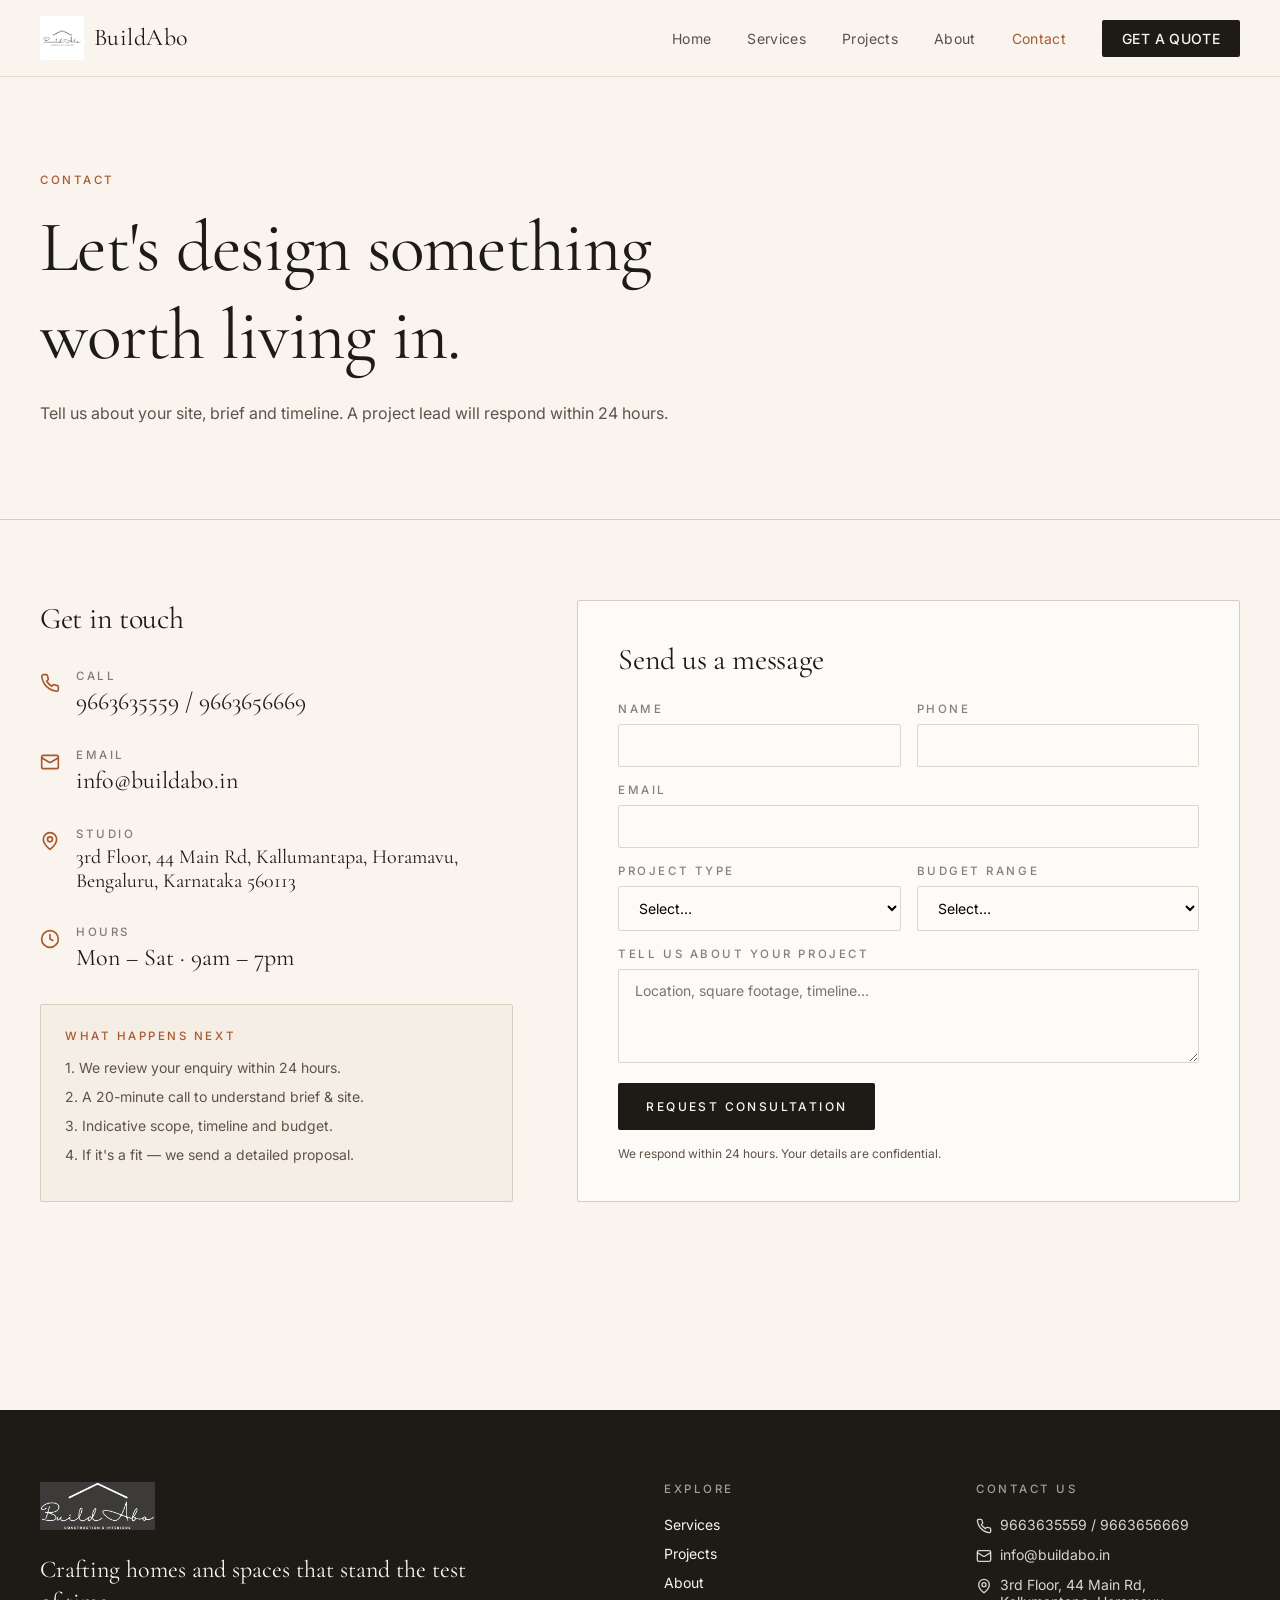
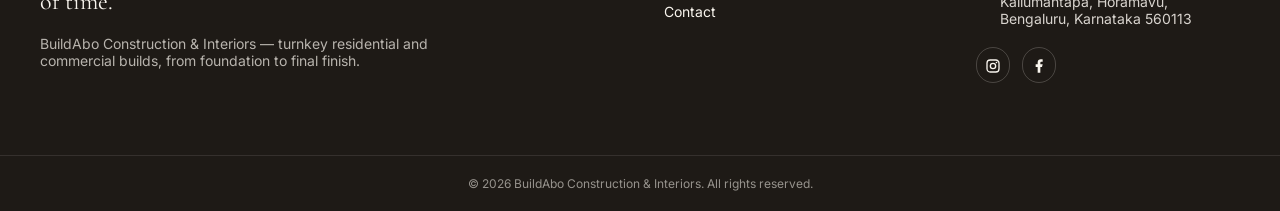
<file: contact.html>
<!DOCTYPE html>
<html lang="en">
  <head>
    <meta charset="UTF-8" />
    <meta name="viewport" content="width=device-width, initial-scale=1.0" />
    <title>Contact BuildAbo — Free Project Consultation</title>
    <meta
      name="description"
      content="Tell us about your build or interior project. Free 20-minute consultation. We respond within 24 hours."
    />
    <link rel="stylesheet" href="styles.css" />
  </head>
  <body>
    <div class="page">
      <div id="site-header"></div>
      <main class="main">
        <section class="page-hero">
          <div class="container">
            <p class="eyebrow">Contact</p>
            <h1>Let's design something worth living in.</h1>
            <p class="lead">
              Tell us about your site, brief and timeline. A project lead will respond within 24 hours.
            </p>
          </div>
        </section>

        <section class="section">
          <div class="container contact-grid">
            <div class="contact-side">
              <h2 style="font-size: 1.875rem">Get in touch</h2>

              <div class="contact-item">
                <svg viewBox="0 0 24 24" fill="none" stroke="currentColor" stroke-width="2"><path d="M22 16.92v3a2 2 0 0 1-2.18 2 19.79 19.79 0 0 1-8.63-3.07 19.5 19.5 0 0 1-6-6 19.79 19.79 0 0 1-3.07-8.67A2 2 0 0 1 4.11 2h3a2 2 0 0 1 2 1.72 12.84 12.84 0 0 0 .7 2.81 2 2 0 0 1-.45 2.11L8.09 9.91a16 16 0 0 0 6 6l1.27-1.27a2 2 0 0 1 2.11-.45 12.84 12.84 0 0 0 2.81.7A2 2 0 0 1 22 16.92z"/></svg>
                <div>
                  <p class="eyebrow" style="color: color-mix(in oklch, var(--foreground) 55%, transparent)">Call</p>
                  <p class="value phone-line">
                    <a href="tel:+919663635559">9663635559</a> / <a href="tel:+919663656669">9663656669</a>
                  </p>
                </div>
              </div>

              <a href="mailto:info@buildabo.in" class="contact-item">
                <svg viewBox="0 0 24 24" fill="none" stroke="currentColor" stroke-width="2"><rect width="20" height="16" x="2" y="4" rx="2"/><path d="m22 7-8.99 5.34a2 2 0 0 1-2.02 0L2 7"/></svg>
                <div>
                  <p class="eyebrow" style="color: color-mix(in oklch, var(--foreground) 55%, transparent)">Email</p>
                  <p class="value">info@buildabo.in</p>
                </div>
              </a>

              <div class="contact-item">
                <svg viewBox="0 0 24 24" fill="none" stroke="currentColor" stroke-width="2"><path d="M20 10c0 4.993-5.539 10.193-7.399 11.799a1 1 0 0 1-1.202 0C9.539 20.193 4 14.993 4 10a8 8 0 0 1 16 0"/><circle cx="12" cy="10" r="3"/></svg>
                <div>
                  <p class="eyebrow" style="color: color-mix(in oklch, var(--foreground) 55%, transparent)">Studio</p>
                  <p class="value" style="font-size: 1.25rem">3rd Floor, 44 Main Rd, Kallumantapa, Horamavu, Bengaluru, Karnataka 560113</p>
                </div>
              </div>

              <div class="contact-item">
                <svg viewBox="0 0 24 24" fill="none" stroke="currentColor" stroke-width="2"><circle cx="12" cy="12" r="10"/><polyline points="12 6 12 12 16 14"/></svg>
                <div>
                  <p class="eyebrow" style="color: color-mix(in oklch, var(--foreground) 55%, transparent)">Hours</p>
                  <p class="value">Mon – Sat · 9am – 7pm</p>
                </div>
              </div>

              <div class="next-box">
                <p class="eyebrow">What happens next</p>
                <ol>
                  <li>1. We review your enquiry within 24 hours.</li>
                  <li>2. A 20-minute call to understand brief & site.</li>
                  <li>3. Indicative scope, timeline and budget.</li>
                  <li>4. If it's a fit — we send a detailed proposal.</li>
                </ol>
              </div>
            </div>

            <div class="form-card">
              <h2 style="font-size: 1.875rem; margin-bottom: 1.5rem">Send us a message</h2>
              <div id="formSuccess" class="form-success hidden">
                <svg viewBox="0 0 24 24" fill="none" stroke="currentColor" stroke-width="2"><path d="M20 6 9 17l-5-5"/></svg>
                <h3>Thank you</h3>
                <p>We've received your enquiry. A project consultant will reach out within 24 hours.</p>
              </div>
              <form id="leadForm" class="lead-form">
                <div class="form-row two">
                  <div class="field"><label class="eyebrow" for="name">Name</label><input id="name" name="name" type="text" required /></div>
                  <div class="field"><label class="eyebrow" for="phone">Phone</label><input id="phone" name="phone" type="tel" required /></div>
                </div>
                <div class="field"><label class="eyebrow" for="email">Email</label><input id="email" name="email" type="email" required /></div>
                <div class="form-row two">
                  <div class="field">
                    <label class="eyebrow" for="projectType">Project type</label>
                    <select id="projectType" name="projectType">
                      <option value="">Select…</option>
                      <option>Residential build</option>
                      <option>Interior design</option>
                      <option>Renovation</option>
                      <option>Commercial fit-out</option>
                      <option>Other</option>
                    </select>
                  </div>
                  <div class="field">
                    <label class="eyebrow" for="budget">Budget range</label>
                    <select id="budget" name="budget">
                      <option value="">Select…</option>
                      <option>Under ₹10L</option>
                      <option>₹10L – ₹50L</option>
                      <option>₹50L – ₹1Cr</option>
                      <option>₹1Cr+</option>
                    </select>
                  </div>
                </div>
                <div class="field">
                  <label class="eyebrow" for="message">Tell us about your project</label>
                  <textarea id="message" name="message" rows="4" placeholder="Location, square footage, timeline…"></textarea>
                </div>
                <button type="submit" class="btn-primary" id="submitBtn" style="padding: 1rem 1.75rem; letter-spacing: 0.2em; align-self: flex-start;">
                  Request Consultation
                </button>
                <p class="form-note">We respond within 24 hours. Your details are confidential.</p>
              </form>
            </div>
          </div>
        </section>
      </main>
      <div id="site-footer"></div>
    </div>
    <script src="site.js"></script>
    <script>
      BuildAbo.renderHeader("site-header");
      BuildAbo.renderFooter("site-footer");
      BuildAbo.bindLeadForm("leadForm", "formSuccess", "submitBtn");
    </script>
  </body>
</html>
</file>
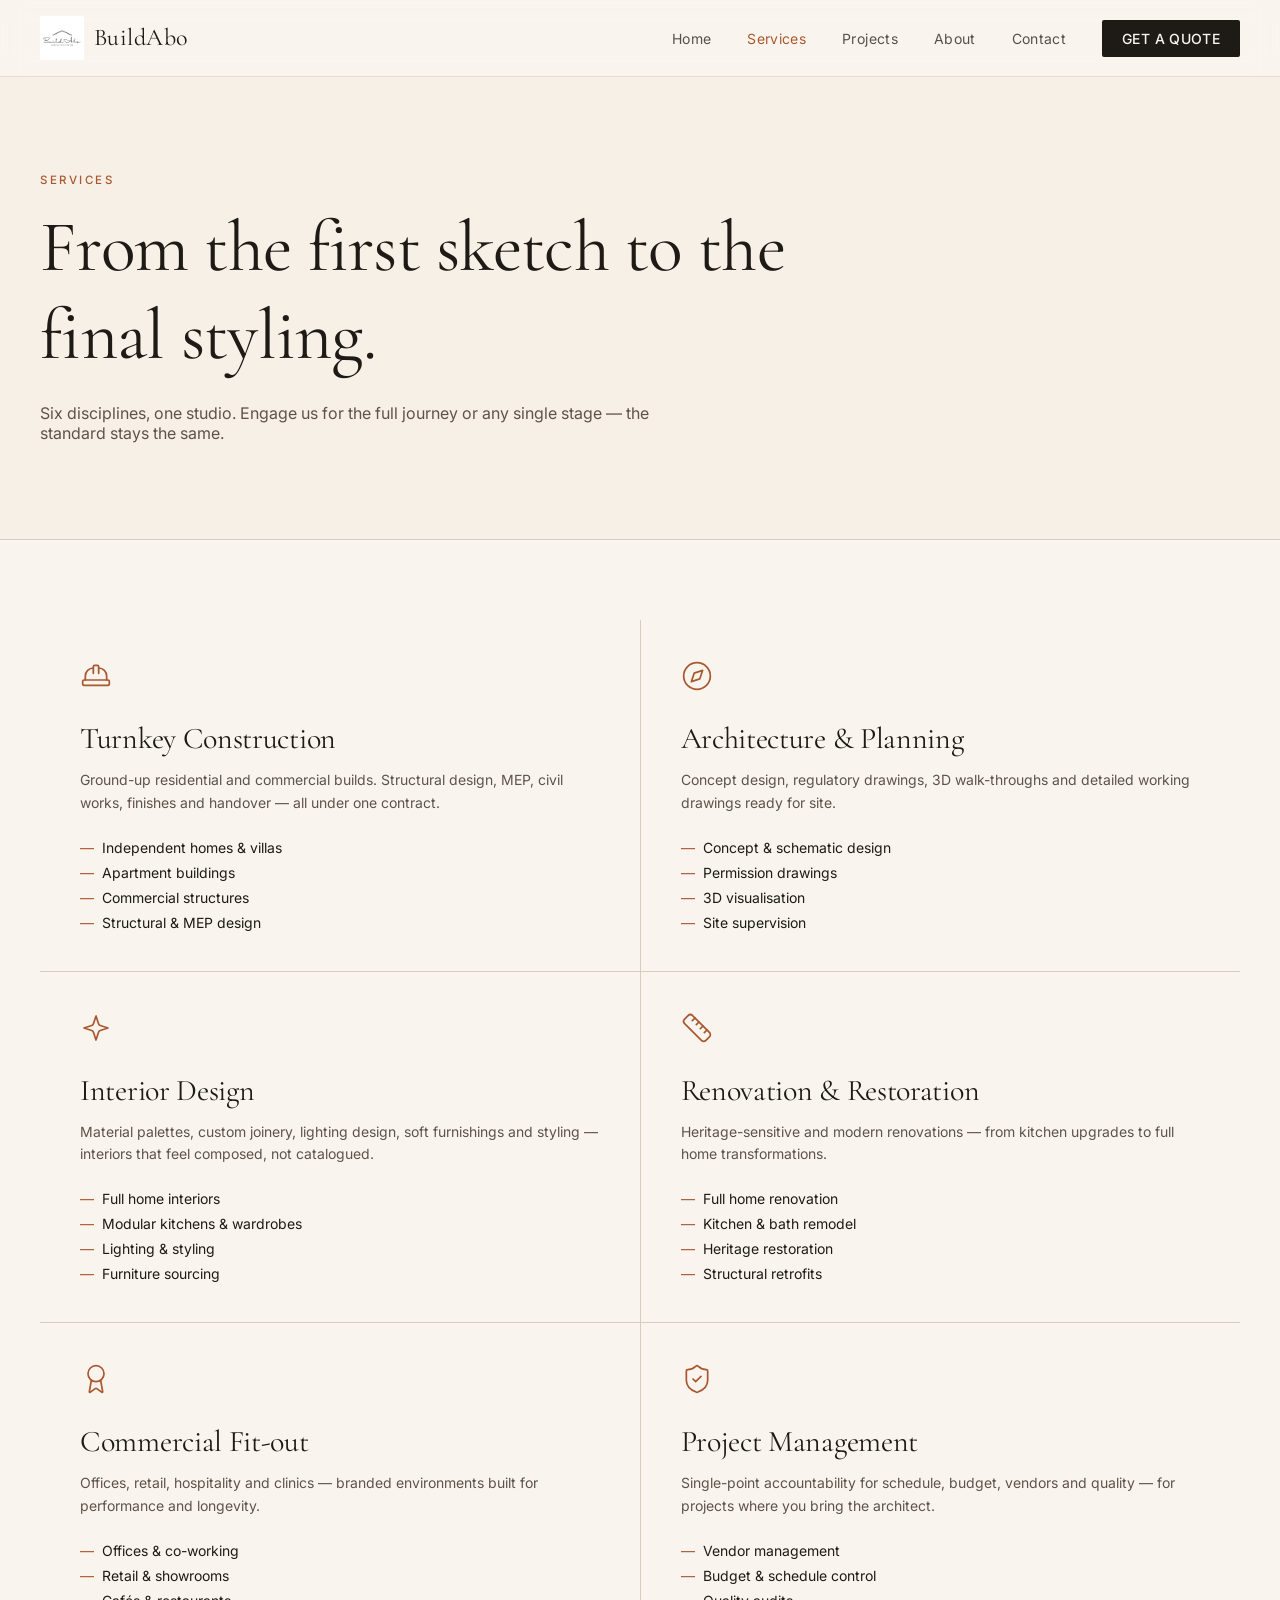
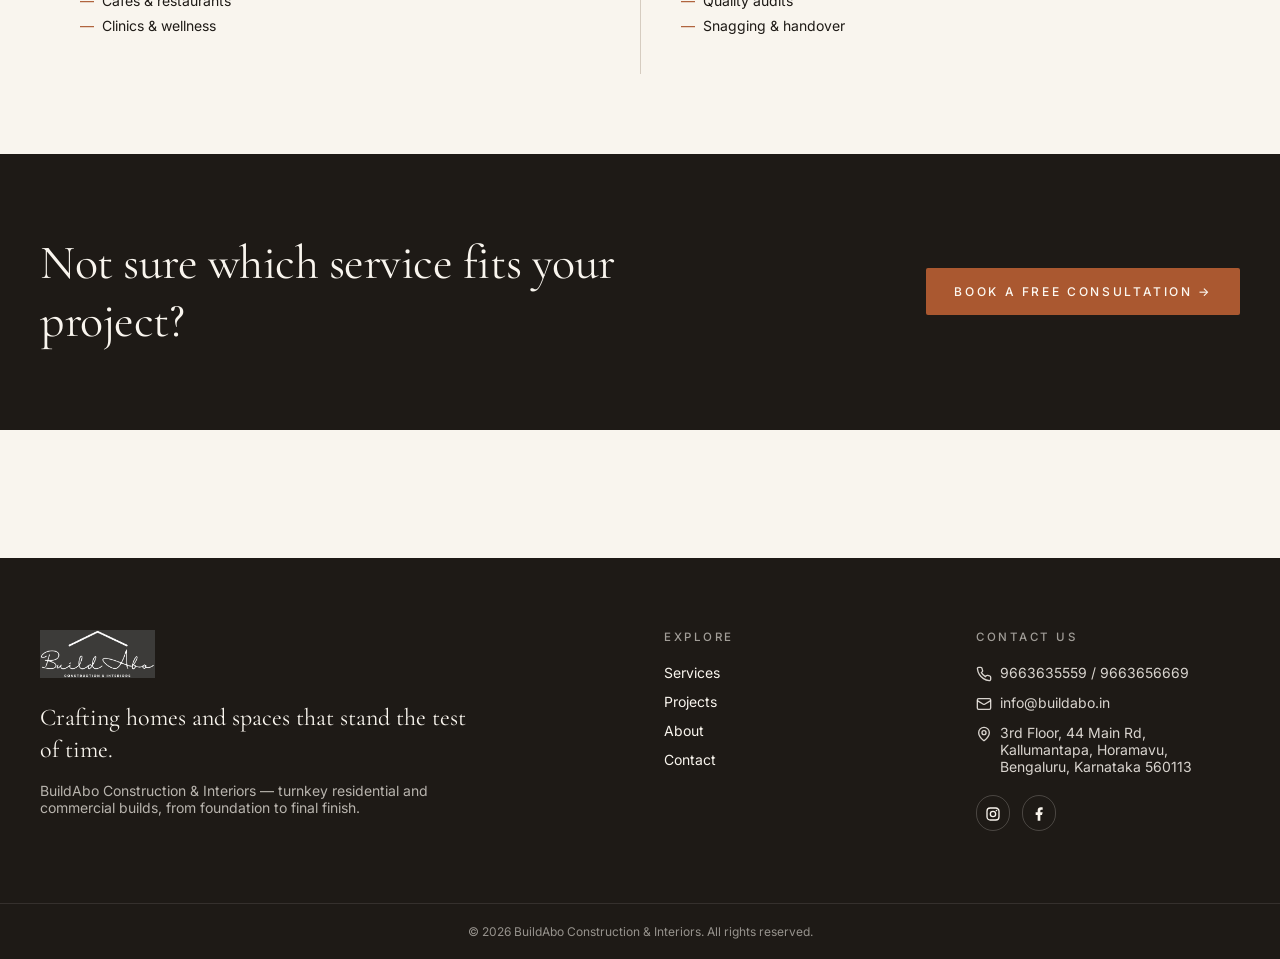
<file: services.html>
<!DOCTYPE html>
<html lang="en">
  <head>
    <meta charset="UTF-8" />
    <meta name="viewport" content="width=device-width, initial-scale=1.0" />
    <title>Services — Construction & Interior Design | BuildAbo</title>
    <meta
      name="description"
      content="Turnkey construction, architecture, interior design, renovation and commercial fit-out services delivered by a single accountable studio."
    />
    <link rel="stylesheet" href="styles.css" />
  </head>
  <body>
    <div class="page">
      <div id="site-header"></div>
      <main class="main">
        <section class="page-hero soft">
          <div class="container">
            <p class="eyebrow">Services</p>
            <h1>From the first sketch to the final styling.</h1>
            <p class="lead">
              Six disciplines, one studio. Engage us for the full journey or any
              single stage — the standard stays the same.
            </p>
          </div>
        </section>

        <section class="section">
          <div class="container">
            <div class="services-detail-grid">
              <article class="service-detail">
                <svg viewBox="0 0 24 24" fill="none" stroke="currentColor" stroke-width="1.3" stroke-linecap="round" stroke-linejoin="round"><path d="M2 18a1 1 0 0 0 1 1h18a1 1 0 0 0 1-1v-2a1 1 0 0 0-1-1H3a1 1 0 0 0-1 1v2z"/><path d="M10 10V5a1 1 0 0 1 1-1h2a1 1 0 0 1 1 1v5"/><path d="M4 15v-3a6 6 0 0 1 6-6h0"/><path d="M14 6h0a6 6 0 0 1 6 6v3"/></svg>
                <h2>Turnkey Construction</h2>
                <p>Ground-up residential and commercial builds. Structural design, MEP, civil works, finishes and handover — all under one contract.</p>
                <ul>
                  <li><span>—</span>Independent homes & villas</li>
                  <li><span>—</span>Apartment buildings</li>
                  <li><span>—</span>Commercial structures</li>
                  <li><span>—</span>Structural & MEP design</li>
                </ul>
              </article>
              <article class="service-detail">
                <svg viewBox="0 0 24 24" fill="none" stroke="currentColor" stroke-width="1.3" stroke-linecap="round" stroke-linejoin="round"><circle cx="12" cy="12" r="10"/><polygon points="16.24 7.76 14.12 14.12 7.76 16.24 9.88 9.88 16.24 7.76"/></svg>
                <h2>Architecture & Planning</h2>
                <p>Concept design, regulatory drawings, 3D walk-throughs and detailed working drawings ready for site.</p>
                <ul>
                  <li><span>—</span>Concept & schematic design</li>
                  <li><span>—</span>Permission drawings</li>
                  <li><span>—</span>3D visualisation</li>
                  <li><span>—</span>Site supervision</li>
                </ul>
              </article>
              <article class="service-detail">
                <svg viewBox="0 0 24 24" fill="none" stroke="currentColor" stroke-width="1.3" stroke-linecap="round" stroke-linejoin="round"><path d="m12 3-1.912 5.813a2 2 0 0 1-1.275 1.275L3 12l5.813 1.912a2 2 0 0 1 1.275 1.275L12 21l1.912-5.813a2 2 0 0 1 1.275-1.275L21 12l-5.813-1.912a2 2 0 0 1-1.275-1.275L12 3Z"/></svg>
                <h2>Interior Design</h2>
                <p>Material palettes, custom joinery, lighting design, soft furnishings and styling — interiors that feel composed, not catalogued.</p>
                <ul>
                  <li><span>—</span>Full home interiors</li>
                  <li><span>—</span>Modular kitchens & wardrobes</li>
                  <li><span>—</span>Lighting & styling</li>
                  <li><span>—</span>Furniture sourcing</li>
                </ul>
              </article>
              <article class="service-detail">
                <svg viewBox="0 0 24 24" fill="none" stroke="currentColor" stroke-width="1.3" stroke-linecap="round" stroke-linejoin="round"><path d="M21.3 15.3a2.4 2.4 0 0 1 0 3.4l-2.6 2.6a2.4 2.4 0 0 1-3.4 0L2.7 8.7a2.41 2.41 0 0 1 0-3.4l2.6-2.6a2.41 2.41 0 0 1 3.4 0Z"/><path d="m14.5 12.5 2-2"/><path d="m11.5 9.5 2-2"/><path d="m8.5 6.5 2-2"/><path d="m17.5 15.5 2-2"/></svg>
                <h2>Renovation & Restoration</h2>
                <p>Heritage-sensitive and modern renovations — from kitchen upgrades to full home transformations.</p>
                <ul>
                  <li><span>—</span>Full home renovation</li>
                  <li><span>—</span>Kitchen & bath remodel</li>
                  <li><span>—</span>Heritage restoration</li>
                  <li><span>—</span>Structural retrofits</li>
                </ul>
              </article>
              <article class="service-detail">
                <svg viewBox="0 0 24 24" fill="none" stroke="currentColor" stroke-width="1.3" stroke-linecap="round" stroke-linejoin="round"><path d="m15.477 12.89 1.515 8.526a.5.5 0 0 1-.81.47l-3.58-2.687a1 1 0 0 0-1.197 0l-3.586 2.686a.5.5 0 0 1-.81-.469l1.514-8.526"/><circle cx="12" cy="8" r="6"/></svg>
                <h2>Commercial Fit-out</h2>
                <p>Offices, retail, hospitality and clinics — branded environments built for performance and longevity.</p>
                <ul>
                  <li><span>—</span>Offices & co-working</li>
                  <li><span>—</span>Retail & showrooms</li>
                  <li><span>—</span>Cafés & restaurants</li>
                  <li><span>—</span>Clinics & wellness</li>
                </ul>
              </article>
              <article class="service-detail">
                <svg viewBox="0 0 24 24" fill="none" stroke="currentColor" stroke-width="1.3" stroke-linecap="round" stroke-linejoin="round"><path d="M20 13c0 5-3.5 7.5-7.66 8.95a1 1 0 0 1-.67-.01C7.5 20.5 4 18 4 13V6a1 1 0 0 1 1-1c2 0 4.5-1.2 6.24-2.72a1.17 1.17 0 0 1 1.52 0C14.51 3.81 17 5 19 5a1 1 0 0 1 1 1z"/><path d="m9 12 2 2 4-4"/></svg>
                <h2>Project Management</h2>
                <p>Single-point accountability for schedule, budget, vendors and quality — for projects where you bring the architect.</p>
                <ul>
                  <li><span>—</span>Vendor management</li>
                  <li><span>—</span>Budget & schedule control</li>
                  <li><span>—</span>Quality audits</li>
                  <li><span>—</span>Snagging & handover</li>
                </ul>
              </article>
            </div>
          </div>
        </section>

        <section class="band-cta">
          <div class="container band-cta-inner">
            <h2>Not sure which service fits your project?</h2>
            <a href="contact.html" class="btn-accent">Book a free consultation →</a>
          </div>
        </section>
      </main>
      <div id="site-footer"></div>
    </div>
    <script src="site.js"></script>
    <script>
      BuildAbo.renderHeader("site-header");
      BuildAbo.renderFooter("site-footer");
    </script>
  </body>
</html>
</file>
<file: styles.css>
@import url("https://fonts.googleapis.com/css2?family=Cormorant+Garamond:ital,wght@0,300;0,400;0,500;0,600;0,700;1,400&family=Inter:wght@300;400;500;600;700&display=swap");

:root {
  --font-display: "Cormorant Garamond", serif;
  --font-sans: "Inter", system-ui, sans-serif;
  --radius-sm: 2px;

  --background: oklch(0.97 0.01 80);
  --foreground: oklch(0.22 0.01 60);
  --card: oklch(0.99 0.005 80);
  --primary: oklch(0.22 0.01 60);
  --primary-foreground: oklch(0.97 0.01 80);
  --secondary: oklch(0.92 0.02 75);
  --muted-foreground: oklch(0.45 0.02 60);
  --accent: oklch(0.55 0.12 45);
  --accent-foreground: oklch(0.98 0.01 80);
  --border: oklch(0.85 0.02 70);
  --input: oklch(0.88 0.015 70);
  --ink: oklch(0.22 0.01 60);
}

*,
*::before,
*::after {
  box-sizing: border-box;
  border-color: var(--border);
}

html {
  scroll-behavior: smooth;
}

body {
  margin: 0;
  background: var(--background);
  color: var(--foreground);
  font-family: var(--font-sans);
  -webkit-font-smoothing: antialiased;
}

img {
  max-width: 100%;
  display: block;
}

a {
  color: inherit;
  text-decoration: none;
}

h1,
h2,
h3,
h4 {
  font-family: var(--font-display);
  font-weight: 400;
  letter-spacing: -0.01em;
  margin: 0;
}

p {
  margin: 0;
}

ul {
  margin: 0;
  padding: 0;
  list-style: none;
}

button,
input,
select,
textarea {
  font: inherit;
}

.page {
  display: flex;
  min-height: 100vh;
  flex-direction: column;
  background: var(--background);
}

.main {
  flex: 1;
}

.container {
  width: 100%;
  max-width: 80rem;
  margin-inline: auto;
  padding-inline: 1.5rem;
}

@media (min-width: 1024px) {
  .container {
    padding-inline: 2.5rem;
  }
}

.eyebrow {
  font-family: var(--font-sans);
  text-transform: uppercase;
  letter-spacing: 0.22em;
  font-size: 0.72rem;
  font-weight: 500;
  color: var(--accent);
  margin: 0;
}

/* Header */
.site-header {
  position: sticky;
  top: 0;
  z-index: 50;
  border-bottom: 1px solid color-mix(in oklch, var(--border) 60%, transparent);
  background: color-mix(in oklch, var(--background) 85%, transparent);
  backdrop-filter: blur(12px);
}

.header-inner {
  display: flex;
  align-items: center;
  justify-content: space-between;
  padding-block: 1rem;
}

.brand {
  display: flex;
  align-items: center;
  gap: 0.625rem;
}

.brand-mark-wrap {
  flex-shrink: 0;
  display: grid;
  place-items: center;
  width: 2.75rem;
  height: 2.75rem;
  background: #fff;
  border-radius: var(--radius-sm);
  overflow: hidden;
  padding: 0.2rem;
}

.brand-mark-img {
  width: 100%;
  height: 100%;
  object-fit: contain;
  display: block;
}

.brand-name {
  font-family: var(--font-display);
  font-size: clamp(1.25rem, 4vw, 1.5rem);
  letter-spacing: 0.02em;
  color: var(--foreground);
  line-height: 1;
  white-space: nowrap;
}

.nav-desktop {
  display: none;
  align-items: center;
  gap: 2.25rem;
}

.nav-desktop a {
  font-size: 0.875rem;
  letter-spacing: 0.025em;
  color: color-mix(in oklch, var(--foreground) 75%, transparent);
  transition: color 0.2s;
}

.nav-desktop a:hover {
  color: var(--accent);
}

.btn-primary {
  display: inline-flex;
  align-items: center;
  justify-content: center;
  gap: 0.75rem;
  border: 0;
  border-radius: var(--radius-sm);
  background: var(--primary);
  color: var(--primary-foreground) !important;
  padding: 0.625rem 1.25rem;
  font-size: 0.75rem;
  font-weight: 500;
  text-transform: uppercase;
  letter-spacing: 0.18em;
  cursor: pointer;
  transition: background 0.2s, color 0.2s;
}

.btn-primary:hover {
  background: var(--accent);
  color: var(--accent-foreground) !important;
}

.nav-desktop a.btn-primary {
  color: var(--primary-foreground);
}

.nav-desktop a.btn-primary:hover {
  color: var(--accent-foreground);
}

.btn-accent {
  display: inline-flex;
  align-items: center;
  gap: 0.75rem;
  border: 0;
  border-radius: var(--radius-sm);
  background: var(--accent);
  color: var(--accent-foreground);
  padding: 1rem 1.75rem;
  font-size: 0.75rem;
  font-weight: 500;
  text-transform: uppercase;
  letter-spacing: 0.22em;
  cursor: pointer;
  transition: background 0.2s, color 0.2s, transform 0.2s;
}

.btn-accent:hover {
  background: var(--background);
  color: var(--ink);
}

.btn-accent:hover .icon-arrow {
  transform: translateX(4px);
}

.menu-toggle {
  display: inline-flex;
  background: none;
  border: 0;
  padding: 0.25rem;
  cursor: pointer;
  color: var(--foreground);
}

.mobile-nav {
  display: none;
  border-top: 1px solid var(--border);
  background: var(--background);
}

.mobile-nav.open {
  display: block;
}

.mobile-nav-inner {
  display: flex;
  flex-direction: column;
  gap: 0.5rem;
  padding: 1rem 1.5rem;
}

.mobile-nav a {
  padding-block: 0.5rem;
  font-size: 0.875rem;
}

.mobile-nav .btn-primary {
  margin-top: 0.5rem;
  padding: 0.75rem 1.25rem;
  text-align: center;
}

@media (min-width: 768px) {
  .nav-desktop {
    display: flex;
  }

  .menu-toggle {
    display: none;
  }

  .mobile-nav,
  .mobile-nav.open {
    display: none;
  }
}

/* Hero */
.hero {
  position: relative;
  isolation: isolate;
  overflow: hidden;
}

.hero-img {
  position: absolute;
  inset: 0;
  width: 100%;
  height: 100%;
  object-fit: cover;
}

.hero-overlay {
  position: absolute;
  inset: 0;
  background: linear-gradient(
    to bottom,
    color-mix(in oklch, var(--ink) 55%, transparent),
    color-mix(in oklch, var(--ink) 40%, transparent),
    color-mix(in oklch, var(--ink) 85%, transparent)
  );
}

.hero-content {
  position: relative;
  display: flex;
  min-height: 88vh;
  flex-direction: column;
  justify-content: flex-end;
  padding-top: 10rem;
  padding-bottom: 5rem;
}

.hero .eyebrow {
  color: color-mix(in oklch, var(--primary-foreground) 80%, transparent);
}

.hero h1 {
  margin-top: 1.5rem;
  max-width: 56rem;
  font-size: clamp(3rem, 8vw, 6rem);
  line-height: 1.05;
  color: var(--primary-foreground);
}

.hero h1 em {
  font-style: italic;
  color: var(--accent);
}

.hero-lead {
  margin-top: 1.5rem;
  max-width: 36rem;
  font-size: clamp(1rem, 2vw, 1.125rem);
  color: color-mix(in oklch, var(--primary-foreground) 85%, transparent);
}

.hero-actions {
  margin-top: 2.5rem;
  display: flex;
  flex-wrap: wrap;
  align-items: center;
  gap: 1rem;
}

.link-ghost {
  font-size: 0.75rem;
  text-transform: uppercase;
  letter-spacing: 0.22em;
  color: color-mix(in oklch, var(--primary-foreground) 80%, transparent);
  text-underline-offset: 4px;
}

.link-ghost:hover {
  color: var(--accent);
  text-decoration: underline;
}

.icon-arrow {
  width: 1rem;
  height: 1rem;
  transition: transform 0.2s;
}

/* Trust */
.trust {
  border-block: 1px solid var(--border);
  background: color-mix(in oklch, var(--secondary) 40%, transparent);
}

.trust-grid {
  display: grid;
  grid-template-columns: repeat(2, 1fr);
  gap: 2rem 0;
  padding-block: 3.5rem;
}

.trust-item {
  text-align: center;
}

.trust-value {
  font-family: var(--font-display);
  font-size: clamp(2.25rem, 4vw, 3rem);
}

.trust-label {
  margin-top: 0.5rem;
  font-size: 0.75rem;
  text-transform: uppercase;
  letter-spacing: 0.18em;
  color: var(--muted-foreground);
}

@media (min-width: 768px) {
  .trust-grid {
    grid-template-columns: repeat(4, 1fr);
  }
}

/* Sections shared */
.section {
  padding-block: 5rem;
}

.section-head {
  display: flex;
  flex-direction: column;
  align-items: flex-start;
  justify-content: space-between;
  gap: 1.5rem;
}

.section-head h2 {
  margin-top: 0.75rem;
  font-size: clamp(2.25rem, 4vw, 3rem);
}

.link-accent {
  font-size: 0.75rem;
  text-transform: uppercase;
  letter-spacing: 0.22em;
  color: var(--accent);
}

.link-accent:hover {
  text-decoration: underline;
}

@media (min-width: 768px) {
  .section-head {
    flex-direction: row;
    align-items: flex-end;
  }
}

/* Services */
.services-grid {
  margin-top: 4rem;
  display: grid;
  gap: 1px;
  overflow: hidden;
  border-radius: var(--radius-sm);
  background: var(--border);
}

.service-card {
  background: var(--background);
  padding: 2rem;
  transition: background 0.2s;
}

.service-card:hover {
  background: var(--card);
}

.service-card svg {
  width: 1.75rem;
  height: 1.75rem;
  color: var(--accent);
  stroke-width: 1.4;
}

.service-card h3 {
  margin-top: 1.25rem;
  font-size: 1.5rem;
}

.service-card p {
  margin-top: 0.75rem;
  font-size: 0.875rem;
  line-height: 1.625;
  color: var(--muted-foreground);
}

@media (min-width: 768px) {
  .services-grid {
    grid-template-columns: repeat(2, 1fr);
  }
}

@media (min-width: 1024px) {
  .services-grid {
    grid-template-columns: repeat(3, 1fr);
  }
}

/* Projects */
.projects {
  background: color-mix(in oklch, var(--secondary) 30%, transparent);
  padding-block: 4.5rem;
}

.projects-track-wrap {
  position: relative;
  margin-top: 4rem;
}

.projects-track {
  display: flex;
  gap: 1.875rem;
  overflow-x: auto;
  scroll-snap-type: x mandatory;
  scrollbar-width: none;
  -webkit-overflow-scrolling: touch;
}

.projects-track::-webkit-scrollbar {
  display: none;
}

.project-card {
  position: relative;
  flex: 0 0 100%;
  overflow: hidden;
  border-radius: var(--radius-sm);
  scroll-snap-align: start;
}

.project-card img {
  width: 100%;
  height: 23rem;
  object-fit: cover;
  transition: transform 0.7s;
}

.project-card:hover img {
  transform: scale(1.05);
}

.project-card-overlay {
  position: absolute;
  inset: 0;
  background: linear-gradient(
    to top,
    color-mix(in oklch, var(--ink) 80%, transparent),
    transparent
  );
}

.project-card-meta {
  position: absolute;
  inset: auto 0 0 0;
  padding: 1.75rem;
}

.project-card-meta .cat {
  font-size: 0.75rem;
  text-transform: uppercase;
  letter-spacing: 0.22em;
  color: var(--accent);
}

.project-card-meta h3 {
  margin-top: 0.5rem;
  font-size: 1.875rem;
  color: var(--primary-foreground);
}

.project-card-meta p {
  font-size: 0.875rem;
  color: color-mix(in oklch, var(--primary-foreground) 75%, transparent);
}

.carousel-nav {
  display: flex;
  justify-content: flex-end;
  gap: 0.5rem;
  margin-top: 1.5rem;
}

.carousel-btn {
  width: 2.5rem;
  height: 2.5rem;
  border: 1px solid var(--border);
  border-radius: var(--radius-sm);
  background: var(--background);
  cursor: pointer;
  color: var(--foreground);
}

.carousel-btn:hover {
  border-color: var(--accent);
  color: var(--accent);
}

@media (min-width: 768px) {
  .project-card {
    flex-basis: calc(50% - 0.9375rem);
  }

  .project-card img {
    height: 28.125rem;
  }
}

/* Process */
.process-grid {
  display: grid;
  gap: 4rem;
}

.process-copy h2 {
  margin-top: 0.75rem;
  font-size: clamp(2.25rem, 4vw, 3rem);
}

.process-copy p {
  margin-top: 1.5rem;
  max-width: 28rem;
  font-size: 0.875rem;
  line-height: 1.625;
  color: var(--muted-foreground);
}

.process-steps {
  display: grid;
  gap: 1px;
  background: var(--border);
}

.process-step {
  background: var(--background);
  padding: 2rem;
}

.process-step .n {
  font-family: var(--font-display);
  font-size: 3rem;
  color: var(--accent);
}

.process-step h3 {
  margin-top: 1rem;
  font-size: 1.5rem;
}

.process-step p {
  margin-top: 0.5rem;
  font-size: 0.875rem;
  color: var(--muted-foreground);
}

@media (min-width: 640px) {
  .process-steps {
    grid-template-columns: repeat(2, 1fr);
  }
}

@media (min-width: 1024px) {
  .process-grid {
    grid-template-columns: 1fr 2fr;
  }
}

/* Testimonials */
.testimonials {
  background: var(--primary);
  color: var(--primary-foreground);
  padding-block: 5rem;
}

.testimonials .eyebrow {
  color: var(--accent);
}

.testimonials h2 {
  margin-top: 0.75rem;
  max-width: 48rem;
  font-size: clamp(2.25rem, 4vw, 3rem);
}

.testimonials-track {
  margin-top: 4rem;
  display: flex;
  gap: 2.5rem;
  overflow-x: auto;
  scroll-snap-type: x mandatory;
  scrollbar-width: none;
}

.testimonials-track::-webkit-scrollbar {
  display: none;
}

.testimonial {
  flex: 0 0 100%;
  border-left: 1px solid color-mix(in oklch, var(--accent) 40%, transparent);
  padding-left: 1.5rem;
  scroll-snap-align: start;
}

.testimonial blockquote {
  margin: 0;
  font-family: var(--font-display);
  font-size: 1.25rem;
  line-height: 1.35;
}

.testimonial figcaption {
  margin-top: 1.25rem;
  font-size: 0.75rem;
  text-transform: uppercase;
  letter-spacing: 0.2em;
  color: color-mix(in oklch, var(--primary-foreground) 70%, transparent);
}

.testimonial figcaption span {
  color: color-mix(in oklch, var(--primary-foreground) 50%, transparent);
}

@media (min-width: 768px) {
  .testimonial {
    flex-basis: calc(50% - 1.25rem);
  }
}

@media (min-width: 1024px) {
  .testimonial {
    flex-basis: calc(33.333% - 1.667rem);
  }
}

/* CTA / Form */
.cta-grid {
  display: grid;
  gap: 3rem;
}

.cta-copy h2 {
  margin-top: 0.75rem;
  font-size: clamp(3rem, 5vw, 3.75rem);
}

.cta-copy > p {
  margin-top: 1.5rem;
  max-width: 28rem;
  font-size: 0.875rem;
  line-height: 1.625;
  color: var(--muted-foreground);
}

.cta-contacts {
  margin-top: 2rem;
  display: flex;
  flex-direction: column;
  gap: 0.75rem;
  font-size: 0.875rem;
}

.cta-contacts a:hover {
  color: var(--accent);
}

.phone-line {
  margin: 0;
  white-space: nowrap;
}

.phone-line a:hover {
  color: var(--accent);
}

.form-card {
  border: 1px solid var(--border);
  border-radius: var(--radius-sm);
  background: var(--card);
  padding: 2rem;
}

.lead-form {
  display: flex;
  flex-direction: column;
  gap: 1rem;
}

.form-row {
  display: grid;
  gap: 1rem;
}

.field label {
  display: block;
  color: color-mix(in oklch, var(--foreground) 55%, transparent);
}

.field input,
.field select,
.field textarea {
  margin-top: 0.5rem;
  width: 100%;
  border: 1px solid var(--input);
  border-radius: var(--radius-sm);
  background: var(--card);
  padding: 0.75rem 1rem;
  font-size: 0.875rem;
  outline: none;
  transition: border-color 0.2s;
}

.field input:focus,
.field select:focus,
.field textarea:focus {
  border-color: var(--accent);
}

.form-note {
  font-size: 0.75rem;
  color: var(--muted-foreground);
}

.form-success {
  border: 1px solid color-mix(in oklch, var(--accent) 30%, transparent);
  background: color-mix(in oklch, var(--accent) 5%, transparent);
  border-radius: var(--radius-sm);
  padding: 2rem;
  text-align: center;
}

.form-success svg {
  margin-inline: auto;
  width: 2.5rem;
  height: 2.5rem;
  color: var(--accent);
}

.form-success h3 {
  margin-top: 1rem;
  font-size: 1.5rem;
}

.form-success p {
  margin-top: 0.5rem;
  font-size: 0.875rem;
  color: var(--muted-foreground);
}

.hidden {
  display: none !important;
}

@media (min-width: 768px) {
  .form-row.two {
    grid-template-columns: repeat(2, 1fr);
  }

  .form-card {
    padding: 2.5rem;
  }
}

@media (min-width: 1024px) {
  .cta-grid {
    grid-template-columns: 1fr 1fr;
  }
}

/* Footer */
.site-footer {
  margin-top: 8rem;
  background: var(--primary);
  color: var(--primary-foreground);
}

.footer-grid {
  display: grid;
  gap: 3rem;
  padding-block: 4.5rem;
}

.footer-logo {
  height: 3rem;
  width: auto;
  display: block;
}

.footer-brand .tagline {
  margin-top: 1.5rem;
  max-width: 28rem;
  font-family: var(--font-display);
  font-size: 1.5rem;
  line-height: 1.35;
}

.footer-brand .desc {
  margin-top: 1rem;
  max-width: 28rem;
  font-size: 0.875rem;
  color: color-mix(in oklch, var(--primary-foreground) 70%, transparent);
}

.footer-col .eyebrow {
  color: color-mix(in oklch, var(--primary-foreground) 60%, transparent);
}

.footer-col ul {
  margin-top: 1.25rem;
  display: flex;
  flex-direction: column;
  gap: 0.75rem;
  font-size: 0.875rem;
}

.footer-col a:hover {
  color: var(--accent);
}

.footer-contact li {
  display: flex;
  align-items: flex-start;
  gap: 0.5rem;
  color: color-mix(in oklch, var(--primary-foreground) 85%, transparent);
}

.footer-contact svg {
  margin-top: 0.125rem;
  width: 1rem;
  height: 1rem;
  flex-shrink: 0;
}

.socials {
  margin-top: 1.25rem;
  display: flex;
  gap: 0.75rem;
}

.socials a {
  display: inline-flex;
  border: 1px solid color-mix(in oklch, var(--primary-foreground) 20%, transparent);
  border-radius: 999px;
  padding: 0.5rem;
}

.socials a:hover {
  border-color: var(--accent);
  color: var(--accent);
}

.socials svg {
  width: 1rem;
  height: 1rem;
}

.footer-bottom {
  border-top: 1px solid color-mix(in oklch, var(--primary-foreground) 10%, transparent);
  padding: 1.25rem 1.5rem;
  text-align: center;
  font-size: 0.75rem;
  color: color-mix(in oklch, var(--primary-foreground) 55%, transparent);
}

@media (min-width: 768px) {
  .footer-grid {
    grid-template-columns: repeat(4, 1fr);
  }

  .footer-brand {
    grid-column: span 2;
  }
}

@media (min-width: 1024px) {
  .footer-bottom {
    padding-inline: 2.5rem;
  }
}

/* Signup popup */
.popup-backdrop {
  position: fixed;
  inset: 0;
  z-index: 999;
  display: flex;
  align-items: center;
  justify-content: center;
  background: rgb(0 0 0 / 0.6);
  backdrop-filter: blur(4px);
}

.popup {
  position: relative;
  width: 95%;
  max-width: 32rem;
  border-radius: 6px;
  background: white;
  padding: 2rem;
  box-shadow: 0 25px 50px -12px rgb(0 0 0 / 0.25);
}

.popup-close {
  position: absolute;
  right: 1rem;
  top: 1rem;
  border: 0;
  border-radius: 999px;
  background: transparent;
  padding: 0.5rem;
  cursor: pointer;
}

.popup-close:hover {
  background: #f3f4f6;
}

.popup h2 {
  margin-top: 0.75rem;
  font-size: 2.25rem;
}

.popup > p:not(.eyebrow) {
  margin-top: 1rem;
  color: var(--muted-foreground);
}

.popup form {
  margin-top: 2rem;
  display: flex;
  flex-direction: column;
  gap: 1rem;
}

.popup input {
  width: 100%;
  border: 1px solid var(--border);
  border-radius: var(--radius-sm);
  padding: 0.75rem 1rem;
}

.popup .btn-primary {
  width: 100%;
  padding: 1rem;
  color: white;
}

.popup-later {
  margin-top: 1.25rem;
  width: 100%;
  border: 0;
  background: none;
  font-size: 0.875rem;
  color: var(--muted-foreground);
  cursor: pointer;
}

.popup-later:hover {
  color: var(--accent);
}

/* Inner page heroes */
.page-hero {
  border-bottom: 1px solid var(--border);
  padding-block: 6rem;
}

.page-hero.soft {
  background: color-mix(in oklch, var(--secondary) 30%, transparent);
}

.page-hero h1 {
  margin-top: 1rem;
  max-width: 48rem;
  font-size: clamp(3rem, 7vw, 4.5rem);
}

.page-hero .lead {
  margin-top: 1.5rem;
  max-width: 42rem;
  font-size: 1rem;
  color: var(--muted-foreground);
}

/* Services page */
.services-detail-grid {
  display: grid;
  gap: 1px;
  background: var(--border);
}

.service-detail {
  background: var(--background);
  padding: 2.5rem;
}

.service-detail svg {
  width: 2rem;
  height: 2rem;
  color: var(--accent);
}

.service-detail h2 {
  margin-top: 1.5rem;
  font-size: 1.875rem;
}

.service-detail > p {
  margin-top: 0.75rem;
  font-size: 0.875rem;
  line-height: 1.625;
  color: var(--muted-foreground);
}

.service-detail ul {
  margin-top: 1.5rem;
  display: flex;
  flex-direction: column;
  gap: 0.5rem;
  font-size: 0.875rem;
}

.service-detail li {
  display: flex;
  gap: 0.5rem;
}

.service-detail li span {
  color: var(--accent);
}

@media (min-width: 768px) {
  .services-detail-grid {
    grid-template-columns: repeat(2, 1fr);
  }
}

.band-cta {
  background: var(--primary);
  color: var(--primary-foreground);
  padding-block: 5rem;
}

.band-cta-inner {
  display: flex;
  flex-direction: column;
  align-items: flex-start;
  justify-content: space-between;
  gap: 1.5rem;
}

.band-cta h2 {
  max-width: 36rem;
  font-size: clamp(2.25rem, 4vw, 3rem);
}

@media (min-width: 768px) {
  .band-cta-inner {
    flex-direction: row;
    align-items: center;
  }
}

/* Projects page */
.projects-grid {
  display: grid;
  gap: 2rem;
}

.projects-grid a {
  display: block;
}

.projects-grid .thumb {
  overflow: hidden;
  border-radius: var(--radius-sm);
}

.projects-grid img {
  width: 100%;
  height: 20rem;
  object-fit: cover;
  transition: transform 0.7s;
}

.projects-grid a:hover img {
  transform: scale(1.05);
}

.project-meta {
  margin-top: 1.25rem;
  display: flex;
  align-items: flex-start;
  justify-content: space-between;
  gap: 1rem;
}

.project-meta .cat {
  font-size: 0.75rem;
  text-transform: uppercase;
  letter-spacing: 0.22em;
  color: var(--accent);
}

.project-meta h2 {
  margin-top: 0.5rem;
  font-size: 1.5rem;
}

.project-meta .sub {
  font-size: 0.875rem;
  color: var(--muted-foreground);
}

.project-meta .year {
  font-size: 0.875rem;
  color: var(--muted-foreground);
}

.projects-footer {
  margin-top: 5rem;
  border-top: 1px solid var(--border);
  padding-top: 3rem;
  text-align: center;
}

.projects-footer h2 {
  font-size: clamp(1.875rem, 3vw, 2.25rem);
}

.projects-footer .btn-primary {
  margin-top: 1.5rem;
  padding: 1rem 1.75rem;
  letter-spacing: 0.22em;
}

@media (min-width: 768px) {
  .projects-grid {
    grid-template-columns: repeat(2, 1fr);
  }
}

@media (min-width: 1024px) {
  .projects-grid {
    grid-template-columns: repeat(3, 1fr);
  }
}

/* About page */
.about-hero-grid {
  display: grid;
  gap: 4rem;
}

.about-hero-grid .lead {
  max-width: 28rem;
  font-size: 1rem;
  line-height: 1.625;
  color: var(--muted-foreground);
}

.about-image {
  width: 100%;
  height: 30rem;
  border-radius: var(--radius-sm);
  object-fit: cover;
}

.values-grid {
  margin-top: 2rem;
  display: grid;
  gap: 1px;
  background: var(--border);
}

.value-card {
  background: var(--background);
  padding: 2rem;
}

.value-card h2 {
  font-size: 2.25rem;
  color: var(--accent);
}

.value-card p {
  margin-top: 1rem;
  font-size: 0.875rem;
  line-height: 1.625;
  color: var(--muted-foreground);
}

.promise {
  background: color-mix(in oklch, var(--secondary) 40%, transparent);
  padding-block: 4rem;
  text-align: center;
}

.promise h2 {
  margin-top: 1rem;
  max-width: 56rem;
  margin-inline: auto;
  font-size: clamp(2.25rem, 4vw, 3rem);
  line-height: 1.35;
}

.promise .btn-primary {
  margin-top: 2.5rem;
  padding: 1rem 1.75rem;
  letter-spacing: 0.22em;
}

@media (min-width: 768px) {
  .values-grid {
    grid-template-columns: repeat(3, 1fr);
  }
}

@media (min-width: 1024px) {
  .about-hero-grid {
    grid-template-columns: 1fr 1fr;
    align-items: end;
  }
}

/* Contact page */
.contact-grid {
  display: grid;
  gap: 4rem;
}

.contact-item {
  display: flex;
  gap: 1rem;
}

.contact-item svg {
  margin-top: 0.25rem;
  width: 1.25rem;
  height: 1.25rem;
  color: var(--accent);
  flex-shrink: 0;
}

.contact-item .value {
  margin-top: 0.25rem;
  font-family: var(--font-display);
  font-size: 1.5rem;
}

.contact-item a:hover {
  color: var(--accent);
}

.contact-side {
  display: flex;
  flex-direction: column;
  gap: 2rem;
}

.next-box {
  border: 1px solid var(--border);
  border-radius: var(--radius-sm);
  background: color-mix(in oklch, var(--secondary) 40%, transparent);
  padding: 1.5rem;
}

.next-box ol {
  margin-top: 1rem;
  display: flex;
  flex-direction: column;
  gap: 0.75rem;
  font-size: 0.875rem;
  color: var(--muted-foreground);
  padding: 0;
  list-style: none;
}

@media (min-width: 1024px) {
  .contact-grid {
    grid-template-columns: 1fr 1.4fr;
  }
}

/* Project detail */
.detail-hero img {
  width: 100%;
  height: 70vh;
  object-fit: cover;
}

.detail-facts {
  margin-top: 3rem;
  display: grid;
  gap: 1.5rem;
}

.detail-fact {
  border: 1px solid var(--border);
  border-radius: 8px;
  padding: 1.5rem;
}

.detail-fact h3 {
  font-family: var(--font-sans);
  font-size: 0.875rem;
  text-transform: uppercase;
  color: #6b7280;
  letter-spacing: 0.05em;
}

.detail-fact p {
  margin-top: 0.5rem;
  font-size: 1.25rem;
}

.detail-about {
  margin-top: 5rem;
  max-width: 56rem;
}

.detail-about h2 {
  font-size: 2.25rem;
}

.detail-about p {
  margin-top: 2rem;
  font-size: 1.125rem;
  line-height: 2.25rem;
  color: var(--muted-foreground);
}

.detail-gallery {
  margin-top: 6rem;
}

.detail-gallery h2 {
  margin-bottom: 2.5rem;
  font-size: 2.25rem;
}

.gallery-grid {
  display: grid;
  gap: 1.5rem;
}

.gallery-grid img {
  height: 20rem;
  width: 100%;
  border-radius: 8px;
  object-fit: cover;
  transition: transform 0.5s;
}

.gallery-grid img:hover {
  transform: scale(1.05);
}

.detail-cta {
  margin-top: 6rem;
  border-top: 1px solid var(--border);
  padding-top: 3rem;
  display: flex;
  flex-direction: column;
  align-items: flex-start;
  justify-content: space-between;
  gap: 1.5rem;
}

.detail-cta h2 {
  font-size: 2.25rem;
}

.detail-cta p {
  margin-top: 0.75rem;
  color: var(--muted-foreground);
}

.back-link {
  margin-top: 3rem;
  display: inline-block;
  color: var(--accent);
}

.back-link:hover {
  text-decoration: underline;
}

.lightbox {
  position: fixed;
  inset: 0;
  z-index: 50;
  display: flex;
  align-items: center;
  justify-content: center;
  background: rgb(0 0 0 / 0.9);
  padding: 2rem;
}

.lightbox img {
  max-width: 95%;
  max-height: 90vh;
  object-fit: contain;
  border-radius: 8px;
}

.lightbox-close {
  position: absolute;
  top: 1.5rem;
  right: 2rem;
  border: 0;
  background: none;
  color: white;
  font-size: 3rem;
  cursor: pointer;
  line-height: 1;
}

@media (min-width: 768px) {
  .detail-facts {
    grid-template-columns: repeat(3, 1fr);
  }

  .detail-cta {
    flex-direction: row;
    align-items: center;
  }

  .gallery-grid {
    grid-template-columns: repeat(2, 1fr);
  }
}

@media (min-width: 1024px) {
  .gallery-grid {
    grid-template-columns: repeat(3, 1fr);
  }
}

.loading-msg {
  text-align: center;
  padding: 2.5rem;
  color: var(--muted-foreground);
}
</file>
